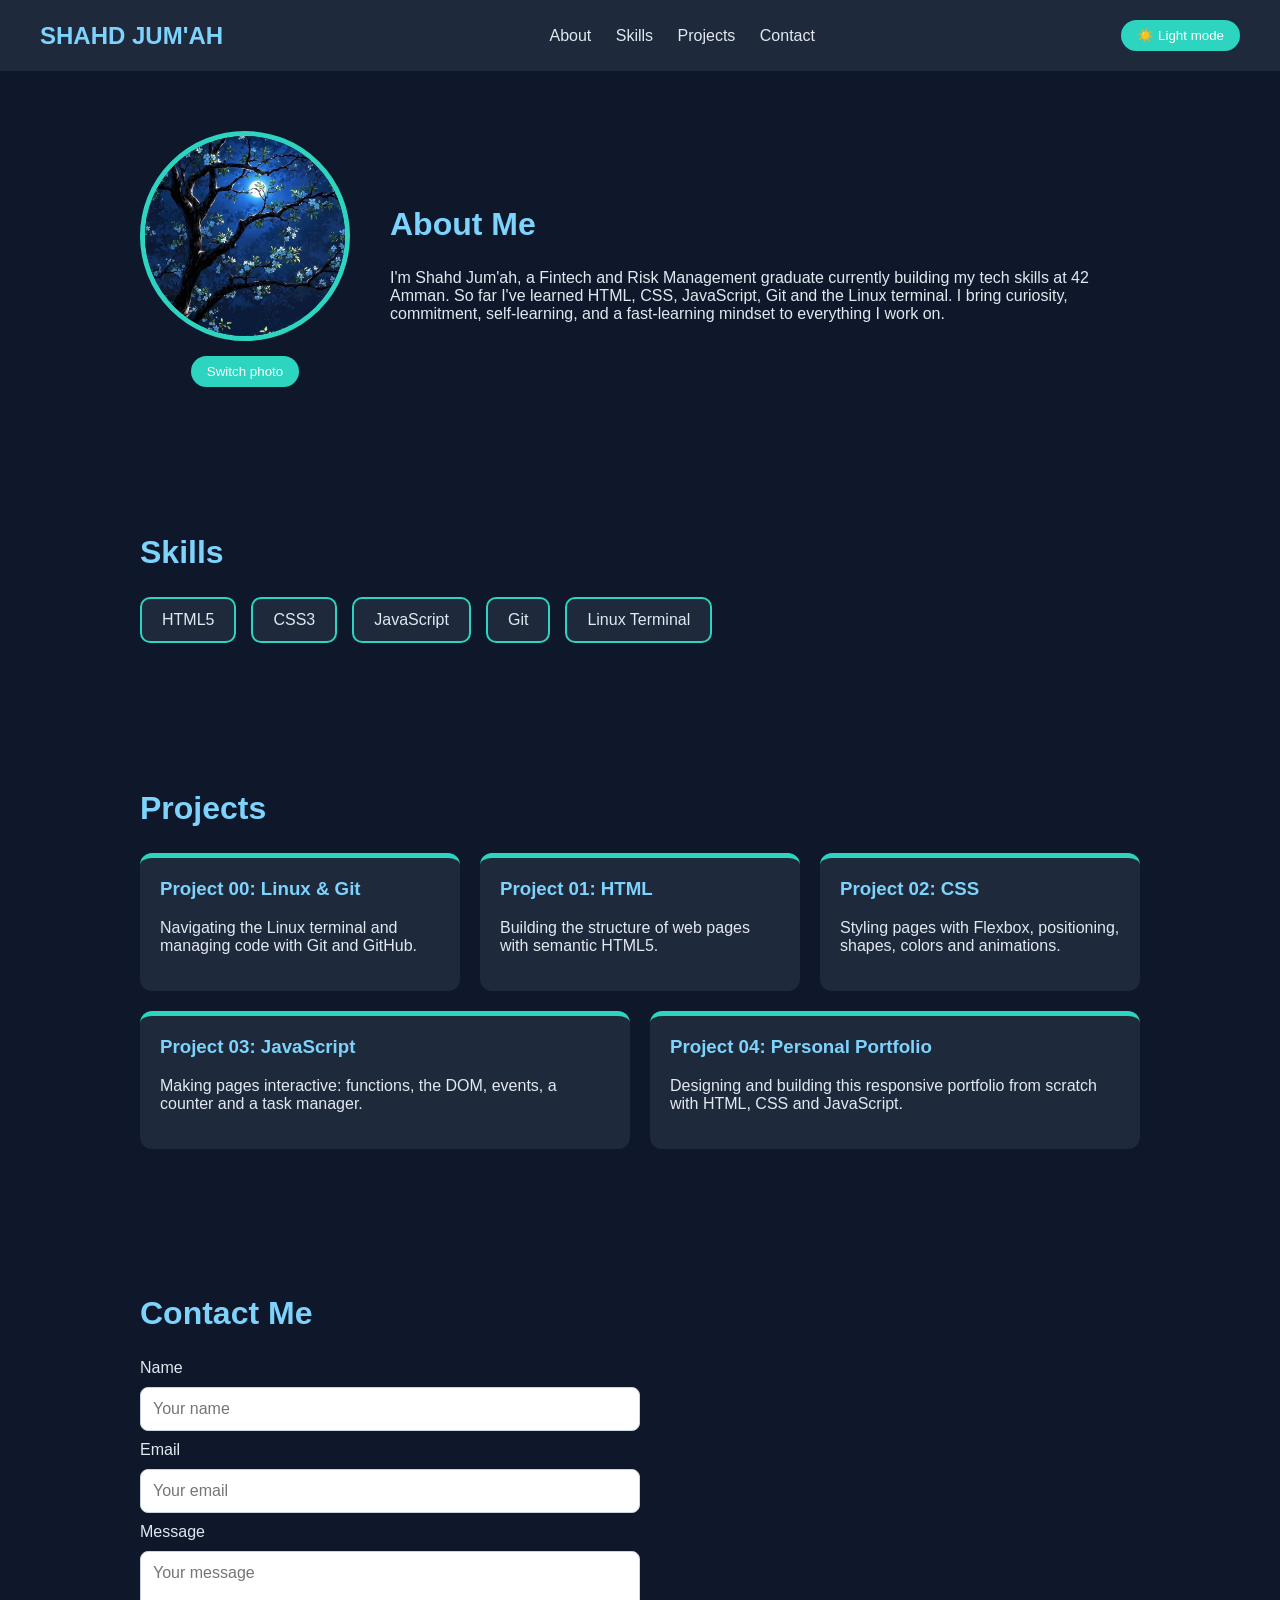
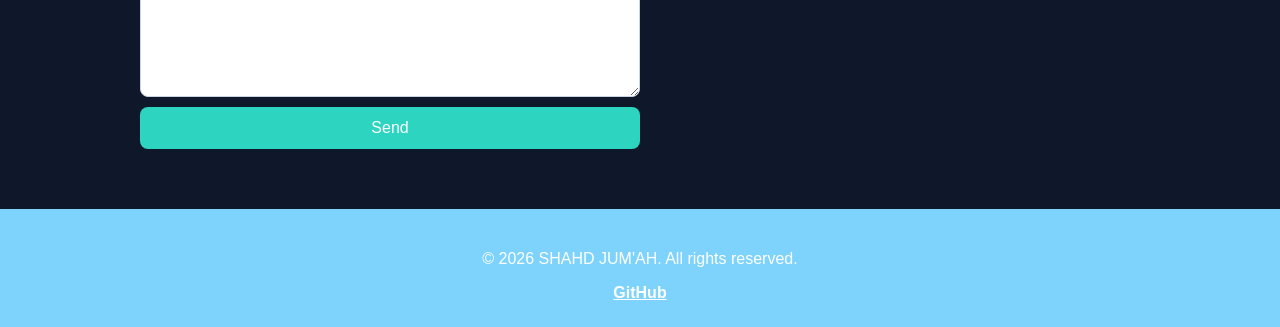
<file: bounce01/index.html>
<!DOCTYPE html>
<html lang="en">

<head>
    <meta charset="UTF-8">
    <meta name="viewport" content="width=device-width, initial-scale=1.0">
    <title>SHAHD JUM'AH</title>
    <link rel="stylesheet" href="style.css">
    <script src="script.js" defer></script>
</head>

<body class="dark-mode">
    <header>
        <nav class="navbar">
            <h1 class="logo">SHAHD JUM'AH</h1>
            <div class="nav-links">
                <a href="#about">About</a>
                <a href="#skills">Skills</a>
                <a href="#projects">Projects</a>
                <a href="#contact">Contact</a>
            </div>
            <button id="theme-btn">☀️ Light mode</button>
        </nav>
    </header>

    <main>
        <section id="about">
            <div class="photo-box">
                <img src="assets/profile.jpeg" alt="Photo of Shahd Jum'ah" class="profile-photo" id="profile-photo">
                <button id="photo-btn">Switch photo</button>
            </div>
            <div class="about-text">
                <h2>About Me</h2>
                <p>I'm Shahd Jum'ah, a Fintech and Risk Management graduate currently building my tech skills at 42 Amman. So far I've
                    learned HTML, CSS, JavaScript, Git and the Linux terminal. I bring curiosity, commitment,
                    self-learning, and a fast-learning mindset to everything I work on.</p>
            </div>
        </section>
        <section id="skills">
            <h2>Skills</h2>
            <div class="skills-grid">
                <div class="skill">HTML5</div>
                <div class="skill">CSS3</div>
                <div class="skill">JavaScript</div>
                <div class="skill">Git</div>
                <div class="skill">Linux Terminal</div>

            </div>
        </section>
        <section id="projects">
            <h2>Projects</h2>
            <div class="projects-grid">
                <div class="project">
                    <h3>Project 00: Linux & Git</h3>
                    <p>Navigating the Linux terminal and managing code with Git and GitHub. </p>
                </div>
                <div class="project">
                    <h3>Project 01: HTML</h3>
                    <p>Building the structure of web pages with semantic HTML5.</p>
                </div>
                <div class="project">
                    <h3>Project 02: CSS</h3>
                    <p>Styling pages with Flexbox, positioning, shapes, colors and animations.</p>
                </div>
                <div class="project">
                    <h3>Project 03: JavaScript</h3>
                    <p>Making pages interactive: functions, the DOM, events, a counter and a task manager.</p>
                </div>
                <div class="project">
                    <h3>Project 04: Personal Portfolio</h3>
                    <p>Designing and building this responsive portfolio from scratch with HTML, CSS and JavaScript.</p>
                </div>

            </div>
        </section>
        <section id="contact">
            <h2>Contact Me</h2>
            <form class="contact-form">
                <label for="name">Name</label>
                <input type="text" id="name" placeholder="Your name">

                <label for="email">Email</label>
                <input type="email" id="email" placeholder="Your email">

                <label for="message">Message</label>
                <textarea id="message" placeholder="Your message"></textarea>
                <button type="submit">Send</button>
            </form>
        </section>
    </main>

    <footer>
        <p>© 2026 SHAHD JUM'AH. All rights reserved.</p>
        <a href="https://github.com/juma-shahd" target="_blank">GitHub</a>
    </footer>

</body>

</html>
</file>
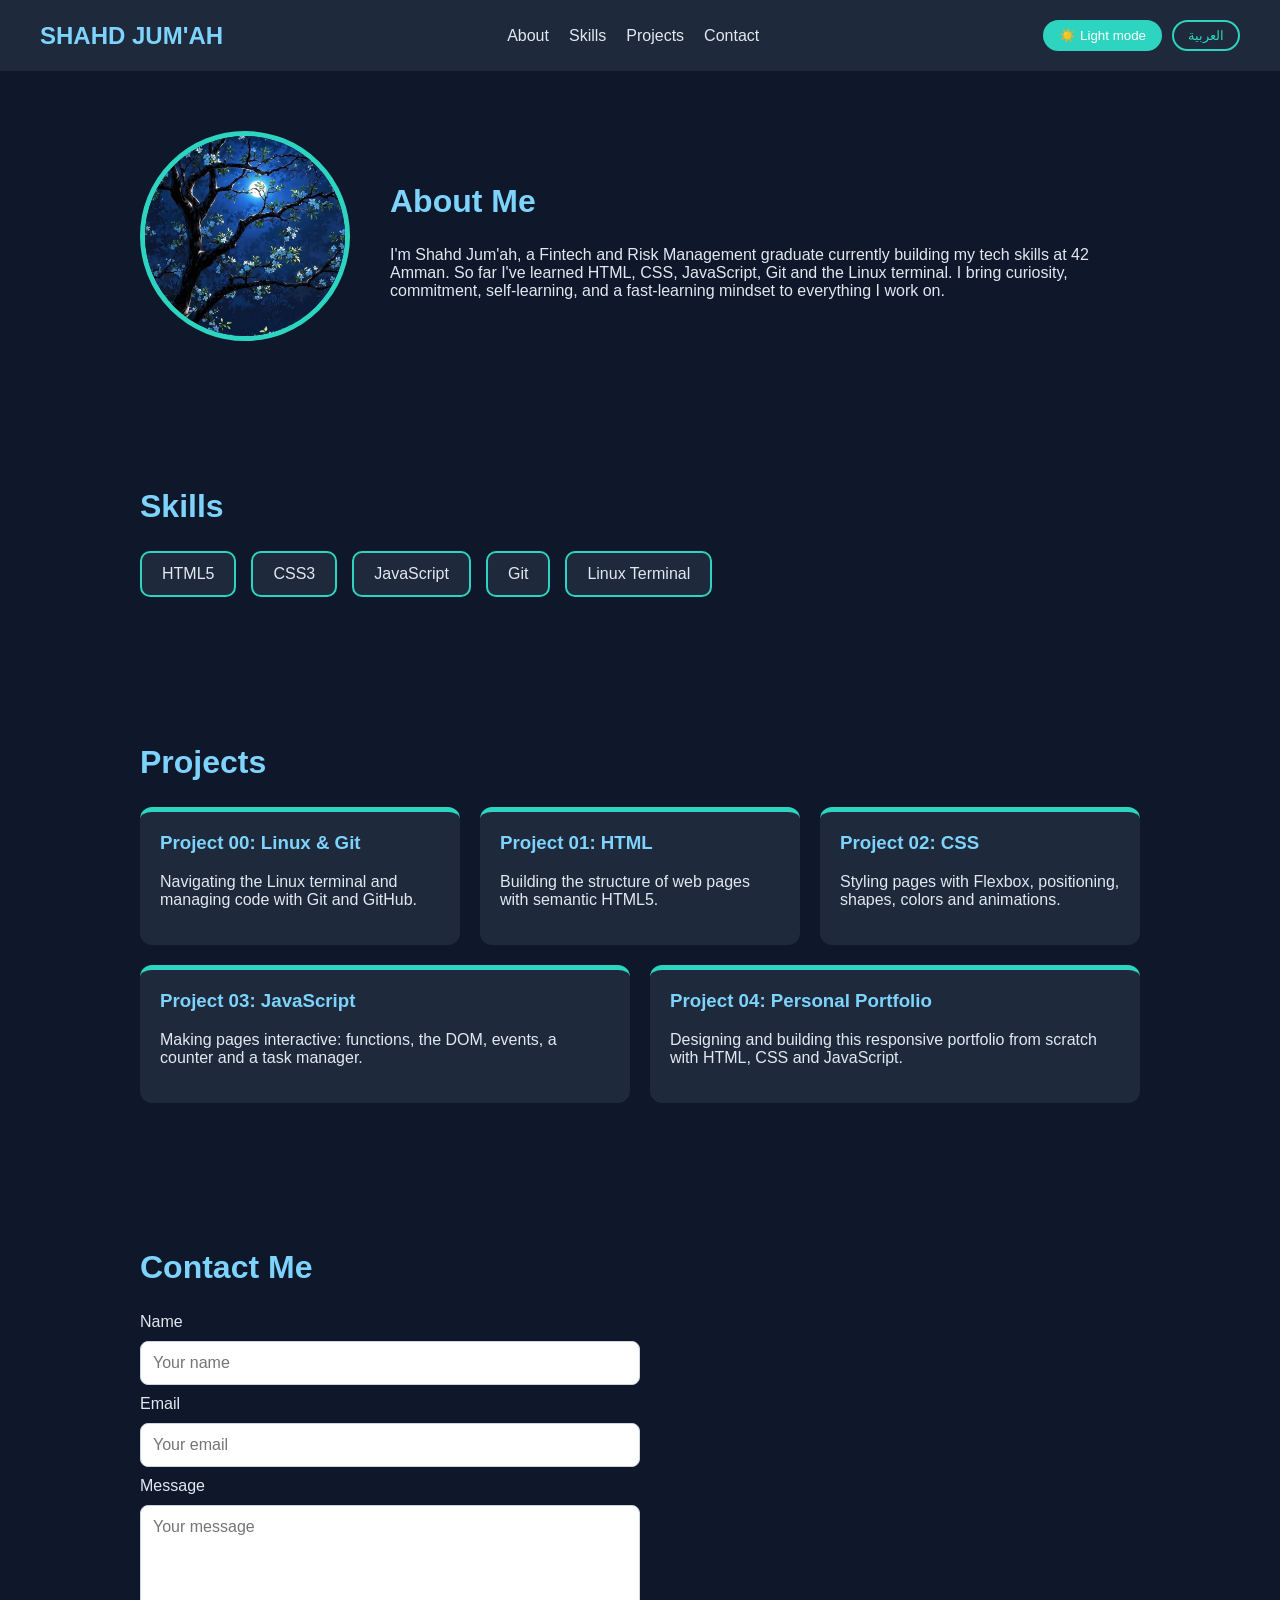
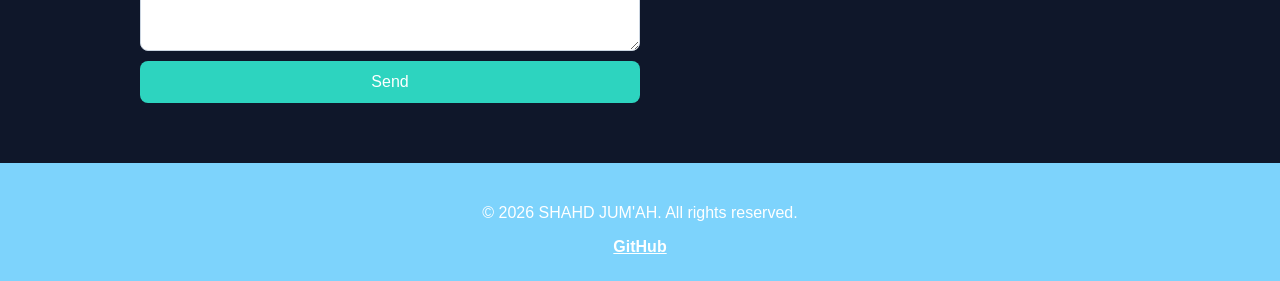
<file: bounce02/index.html>
<!DOCTYPE html>
<html lang="en">

<head>
    <meta charset="UTF-8">
    <meta name="viewport" content="width=device-width, initial-scale=1.0">
    <title>SHAHD JUM'AH</title>
    <link rel="stylesheet" href="style.css">
    <script src="script.js" defer></script>
</head>

<body class="dark-mode">
    <header>
        <nav class="navbar">
<h1 class="logo" data-key="logo">SHAHD JUM'AH</h1>            <div class="nav-links">
                <a href="#about" data-key="nav-about">About</a>
                <a href="#skills" data-key="nav-skills">Skills</a>
                <a href="#projects" data-key="nav-projects">Projects</a>
                <a href="#contact" data-key="nav-contact">Contact</a>
            </div>
            <div class="nav-buttons">
                <button id="theme-btn">☀️ Light mode</button>
                <button id="lang-btn">العربية</button>
            </div>
        </nav>
    </header>

    <main>
        <section id="about">
            <img src="assets/profile.jpeg" alt="Photo of Shahd Jum'ah" class="profile-photo">
            <div class="about-text">
                <h2 data-key="about-title">About Me</h2>
                <p data-key="about-text">I'm Shahd Jum'ah, a Fintech and Risk Management graduate currently building my tech skills at 42 Amman. So far I've learned HTML, CSS, JavaScript, Git and the Linux terminal. I bring curiosity, commitment, self-learning, and a fast-learning mindset to everything I work on.</p>
            </div>
        </section>

        <section id="skills">
            <h2 data-key="skills-title">Skills</h2>
            <div class="skills-grid">
                <div class="skill">HTML5</div>
                <div class="skill">CSS3</div>
                <div class="skill">JavaScript</div>
                <div class="skill">Git</div>
                <div class="skill" data-key="skill-linux">Linux Terminal</div>
            </div>
        </section>

        <section id="projects">
            <h2 data-key="projects-title">Projects</h2>
            <div class="projects-grid">
                <div class="project">
                    <h3 data-key="p0-title">Project 00: Linux & Git</h3>
                    <p data-key="p0-text">Navigating the Linux terminal and managing code with Git and GitHub.</p>
                </div>
                <div class="project">
                    <h3 data-key="p1-title">Project 01: HTML</h3>
                    <p data-key="p1-text">Building the structure of web pages with semantic HTML5.</p>
                </div>
                <div class="project">
                    <h3 data-key="p2-title">Project 02: CSS</h3>
                    <p data-key="p2-text">Styling pages with Flexbox, positioning, shapes, colors and animations.</p>
                </div>
                <div class="project">
                    <h3 data-key="p3-title">Project 03: JavaScript</h3>
                    <p data-key="p3-text">Making pages interactive: functions, the DOM, events, a counter and a task manager.</p>
                </div>
                <div class="project">
                    <h3 data-key="p4-title">Project 04: Personal Portfolio</h3>
                    <p data-key="p4-text">Designing and building this responsive portfolio from scratch with HTML, CSS and JavaScript.</p>
                </div>
            </div>
        </section>

        <section id="contact">
            <h2 data-key="contact-title">Contact Me</h2>
            <form class="contact-form">
                <label for="name" data-key="label-name">Name</label>
                <input type="text" id="name" placeholder="Your name" data-placeholder="ph-name">

                <label for="email" data-key="label-email">Email</label>
                <input type="email" id="email" placeholder="Your email" data-placeholder="ph-email">

                <label for="message" data-key="label-message">Message</label>
                <textarea id="message" placeholder="Your message" data-placeholder="ph-message"></textarea>

                <button type="submit" data-key="send-btn">Send</button>
            </form>
        </section>
    </main>

    <footer>
        <p data-key="footer-text">© 2026 SHAHD JUM'AH. All rights reserved.</p>
        <a href="https://github.com/juma-shahd" target="_blank">GitHub</a>
    </footer>

</body>

</html>
</file>
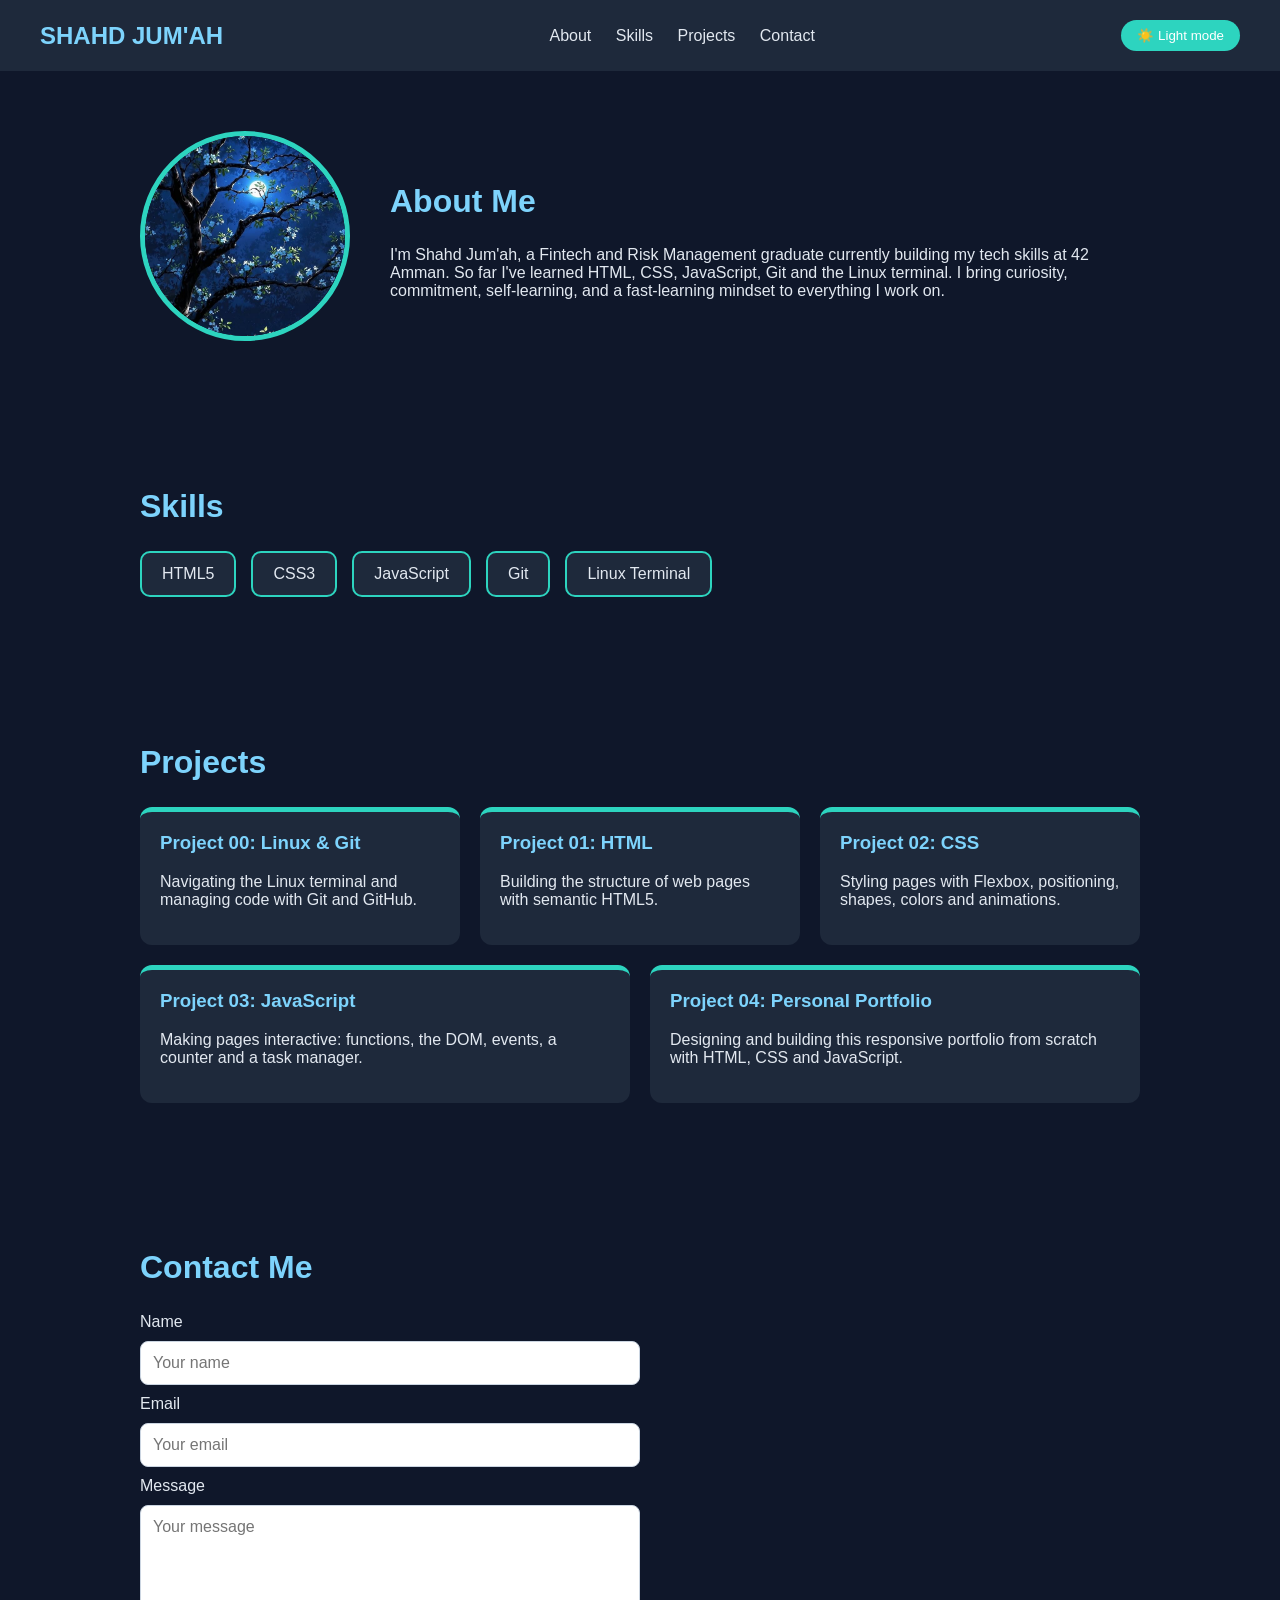
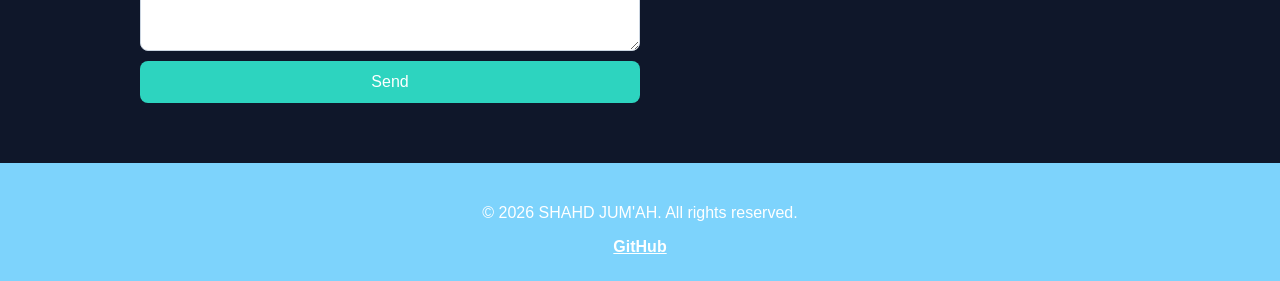
<file: ex00/index.html>
<!DOCTYPE html>
<html lang="en">
<head>
    <meta charset="UTF-8">
    <meta name="viewport" content="width=device-width, initial-scale=1.0">
    <title>SHAHD JUM'AH</title>
    <link rel="stylesheet" href="style.css">
    <script src="script.js" defer></script>
</head>
<body class="dark-mode">
    <header>
        <nav class="navbar">
            <h1 class="logo">SHAHD JUM'AH</h1>
            <div class="nav-links">
                <a href="#about">About</a>
                <a href="#skills">Skills</a>
                <a href="#projects">Projects</a>
                <a href="#contact">Contact</a>
            </div>
            <button id="theme-btn">☀️ Light mode</button>
        </nav>
    </header>

    <main>
        <section id="about">
    <img src="assets/profile.jpeg" alt="Photo of Shahd Jum'ah" class="profile-photo">
    <div class="about-text">
        <h2>About Me</h2>
        <p>I'm Shahd Jum'ah, a Fintech and Risk Management graduate currently building my tech skills at 42 Amman. So far I've learned HTML, CSS, JavaScript, Git and the Linux terminal. I bring curiosity, commitment, self-learning, and a fast-learning mindset to everything I work on.</p>
    </div>
</section>
        <section id="skills">
            <h2>Skills</h2>
            <div class="skills-grid">
                <div class="skill">HTML5</div>
                <div class="skill">CSS3</div>
                <div class="skill">JavaScript</div>
                <div class="skill">Git</div>
                <div class="skill">Linux Terminal</div>

            </div>
        </section>
        <section id="projects">
            <h2>Projects</h2>
            <div class="projects-grid">
                <div class="project">
                 <h3>Project 00: Linux & Git</h3>   
                <p>Navigating the Linux terminal and managing code with Git and GitHub. </p> 
                </div>
                <div class="project">
                    <h3>Project 01: HTML</h3>
                    <p>Building the structure of web pages with semantic HTML5.</p>
                </div>
                <div class="project">
                    <h3>Project 02: CSS</h3>
                    <p>Styling pages with Flexbox, positioning, shapes, colors and animations.</p>
                </div>
                    <div class="project">
                        <h3>Project 03: JavaScript</h3>
                        <p>Making pages interactive: functions, the DOM, events, a counter and a task manager.</p>
                </div>
                    <div class="project">
                     <h3>Project 04: Personal Portfolio</h3>
                     <p>Designing and building this responsive portfolio from scratch with HTML, CSS and JavaScript.</p>
                    </div>
                
            </div>
        </section>
        <section id="contact">
            <h2>Contact Me</h2>
            <form class="contact-form">
                <label for="name">Name</label>
                <input type="text" id="name" placeholder="Your name">

                <label for="email">Email</label>
                <input type="email" id="email" placeholder="Your email">

                <label for="message">Message</label>
                <textarea id="message" placeholder="Your message"></textarea>
                <button type="submit">Send</button>
            </form>
        </section>
    </main>

        <footer>
    <p>© 2026 SHAHD JUM'AH. All rights reserved.</p>
    <a href="https://github.com/juma-shahd" target="_blank">GitHub</a>
</footer>

</body>
</html>
</file>
<file: bounce01/style.css>
:root {
    --main-color: #14b8a6;
    --accent-color: #0369a1;
    --text-color: #1e293b;
    --bg-color: #e0f2fe;
    --card-color: #ffffff;
}
body {
    font-family: Arial, sans-serif;
    background-color: var(--bg-color);
    color: var(--text-color);
    margin: 0;
}
.navbar {
    display: flex;
    justify-content: space-between;
    align-items: center;
    padding: 20px 40px;
    background-color: var(--card-color);
}

.logo {
    color: var(--accent-color);
    margin: 0;
}

.nav-links a {
    margin-left: 20px;
    text-decoration: none;
    color: var(--text-color);
}
section {
    padding: 60px 40px;
    max-width: 1000px;
    margin: 0 auto;
}

h2 {
    color: var(--accent-color);
    font-size: 32px;
}
.skills-grid {
    display: flex;
    flex-wrap: wrap;
    gap: 15px;
}

.skill {
    background-color: var(--card-color);
    padding: 12px 20px;
    border-radius: 10px;
    border: 2px solid var(--main-color);
}
.projects-grid {
    display: flex;
    flex-wrap: wrap;
    gap: 20px;
}

.project {
    flex: 1 1 250px;
    background-color: var(--card-color);
    padding: 20px;
    border-radius: 12px;
    border-top: 5px solid var(--main-color);
}

.project h3 {
    margin-top: 0;
    color: var(--accent-color);
}
.contact-form {
    display: flex;
    flex-direction: column;
    gap: 10px;
    max-width: 500px;
}

.contact-form input,
.contact-form textarea {
    padding: 12px;
    border: 1px solid #cbd5e1;
    border-radius: 8px;
    font-size: 16px;
    font-family: inherit;
}

.contact-form textarea {
    height: 120px;
}

.contact-form button {
    background-color: var(--main-color);
    color: white;
    padding: 12px;
    border: none;
    border-radius: 8px;
    font-size: 16px;
    cursor: pointer;
}
footer {
    background-color: var(--accent-color);
    color: white;
    text-align: center;
    padding: 25px;
}

footer a {
    color: white;
    font-weight: bold;
}
body.dark-mode {
    --main-color: #2dd4bf;
    --accent-color: #7dd3fc;
    --text-color: #e2e8f0;
    --bg-color: #0f172a;
    --card-color: #1e293b;
}

#theme-btn {
    background-color: var(--main-color);
    color: white;
    border: none;
    padding: 8px 16px;
    border-radius: 20px;
    cursor: pointer;
}
#about {
    display: flex;
    align-items: center;
    gap: 40px;
}

.profile-photo {
    width: 200px;
    height: 200px;
    border-radius: 50%;
    object-fit: cover;
    border: 5px solid var(--main-color);
    flex-shrink: 0;
    transition: opacity 0.3s;
}

.fade-out {
    opacity: 0;
}

.photo-box {
    display: flex;
    flex-direction: column;
    align-items: center;
    gap: 15px;
}

#photo-btn {
    background-color: var(--main-color);
    color: white;
    border: none;
    padding: 8px 16px;
    border-radius: 20px;
    cursor: pointer;
}

@media (max-width: 768px) {
    .navbar {
        flex-direction: column;
        gap: 10px;
        padding: 15px 20px;
    }

    .nav-links a {
        margin: 0 8px;
    }

    section {
        padding: 40px 20px;
    }

    h2 {
        font-size: 26px;
    }

    #about {
        flex-direction: column;
        text-align: center;
    }
}
</file>
<file: bounce02/style.css>
:root {
    --main-color: #14b8a6;
    --accent-color: #0369a1;
    --text-color: #1e293b;
    --bg-color: #e0f2fe;
    --card-color: #ffffff;
}
body {
    font-family: Arial, sans-serif;
    background-color: var(--bg-color);
    color: var(--text-color);
    margin: 0;
}
.navbar {
    display: flex;
    justify-content: space-between;
    align-items: center;
    padding: 20px 40px;
    background-color: var(--card-color);
}

.logo {
    color: var(--accent-color);
    margin: 0;
}

.nav-links {
    display: flex;
    gap: 20px;
}

.nav-links a {
    text-decoration: none;
    color: var(--text-color);
}

section {
    padding: 60px 40px;
    max-width: 1000px;
    margin: 0 auto;
}

h2 {
    color: var(--accent-color);
    font-size: 32px;
}
.skills-grid {
    display: flex;
    flex-wrap: wrap;
    gap: 15px;
}

.skill {
    background-color: var(--card-color);
    padding: 12px 20px;
    border-radius: 10px;
    border: 2px solid var(--main-color);
}
.projects-grid {
    display: flex;
    flex-wrap: wrap;
    gap: 20px;
}

.project {
    flex: 1 1 250px;
    background-color: var(--card-color);
    padding: 20px;
    border-radius: 12px;
    border-top: 5px solid var(--main-color);
}

.project h3 {
    margin-top: 0;
    color: var(--accent-color);
}
.contact-form {
    display: flex;
    flex-direction: column;
    gap: 10px;
    max-width: 500px;
}

.contact-form input,
.contact-form textarea {
    padding: 12px;
    border: 1px solid #cbd5e1;
    border-radius: 8px;
    font-size: 16px;
    font-family: inherit;
}

.contact-form textarea {
    height: 120px;
}

.contact-form button {
    background-color: var(--main-color);
    color: white;
    padding: 12px;
    border: none;
    border-radius: 8px;
    font-size: 16px;
    cursor: pointer;
}
footer {
    background-color: var(--accent-color);
    color: white;
    text-align: center;
    padding: 25px;
}

footer a {
    color: white;
    font-weight: bold;
}
body.dark-mode {
    --main-color: #2dd4bf;
    --accent-color: #7dd3fc;
    --text-color: #e2e8f0;
    --bg-color: #0f172a;
    --card-color: #1e293b;
}

#theme-btn {
    background-color: var(--main-color);
    color: white;
    border: none;
    padding: 8px 16px;
    border-radius: 20px;
    cursor: pointer;
}
#about {
    display: flex;
    align-items: center;
    gap: 40px;
}

.profile-photo {
    width: 200px;
    height: 200px;
    border-radius: 50%;
    object-fit: cover;
    border: 5px solid var(--main-color);
    flex-shrink: 0;
}
.nav-buttons {
    display: flex;
    gap: 10px;
}

#lang-btn {
    background-color: transparent;
    color: var(--main-color);
    border: 2px solid var(--main-color);
    padding: 6px 14px;
    border-radius: 20px;
    cursor: pointer;
}

@media (max-width: 768px) {
    .navbar {
        flex-direction: column;
        gap: 10px;
        padding: 15px 20px;
    }

    .nav-links {
        gap: 12px;
    }

    section {
        padding: 40px 20px;
    }

    h2 {
        font-size: 26px;
    }

    #about {
        flex-direction: column;
        text-align: center;
    }
}
</file>
<file: ex00/style.css>
:root {
    --main-color: #14b8a6;
    --accent-color: #0369a1;
    --text-color: #1e293b;
    --bg-color: #e0f2fe;
    --card-color: #ffffff;
}
body {
    font-family: Arial, sans-serif;
    background-color: var(--bg-color);
    color: var(--text-color);
    margin: 0;
}
.navbar {
    display: flex;
    justify-content: space-between;
    align-items: center;
    padding: 20px 40px;
    background-color: var(--card-color);
}

.logo {
    color: var(--accent-color);
    margin: 0;
}

.nav-links a {
    margin-left: 20px;
    text-decoration: none;
    color: var(--text-color);
}
section {
    padding: 60px 40px;
    max-width: 1000px;
    margin: 0 auto;
}

h2 {
    color: var(--accent-color);
    font-size: 32px;
}
.skills-grid {
    display: flex;
    flex-wrap: wrap;
    gap: 15px;
}

.skill {
    background-color: var(--card-color);
    padding: 12px 20px;
    border-radius: 10px;
    border: 2px solid var(--main-color);
}
.projects-grid {
    display: flex;
    flex-wrap: wrap;
    gap: 20px;
}

.project {
    flex: 1 1 250px;
    background-color: var(--card-color);
    padding: 20px;
    border-radius: 12px;
    border-top: 5px solid var(--main-color);
}

.project h3 {
    margin-top: 0;
    color: var(--accent-color);
}
.contact-form {
    display: flex;
    flex-direction: column;
    gap: 10px;
    max-width: 500px;
}

.contact-form input,
.contact-form textarea {
    padding: 12px;
    border: 1px solid #cbd5e1;
    border-radius: 8px;
    font-size: 16px;
    font-family: inherit;
}

.contact-form textarea {
    height: 120px;
}

.contact-form button {
    background-color: var(--main-color);
    color: white;
    padding: 12px;
    border: none;
    border-radius: 8px;
    font-size: 16px;
    cursor: pointer;
}
footer {
    background-color: var(--accent-color);
    color: white;
    text-align: center;
    padding: 25px;
}

footer a {
    color: white;
    font-weight: bold;
}
body.dark-mode {
    --main-color: #2dd4bf;
    --accent-color: #7dd3fc;
    --text-color: #e2e8f0;
    --bg-color: #0f172a;
    --card-color: #1e293b;
}

#theme-btn {
    background-color: var(--main-color);
    color: white;
    border: none;
    padding: 8px 16px;
    border-radius: 20px;
    cursor: pointer;
}
#about {
    display: flex;
    align-items: center;
    gap: 40px;
}

.profile-photo {
    width: 200px;
    height: 200px;
    border-radius: 50%;
    object-fit: cover;
    border: 5px solid var(--main-color);
    flex-shrink: 0;
}

@media (max-width: 768px) {
    .navbar {
        flex-direction: column;
        gap: 10px;
        padding: 15px 20px;
    }

    .nav-links a {
        margin: 0 8px;
    }

    section {
        padding: 40px 20px;
    }

    h2 {
        font-size: 26px;
    }

    #about {
        flex-direction: column;
        text-align: center;
    }
}
</file>
